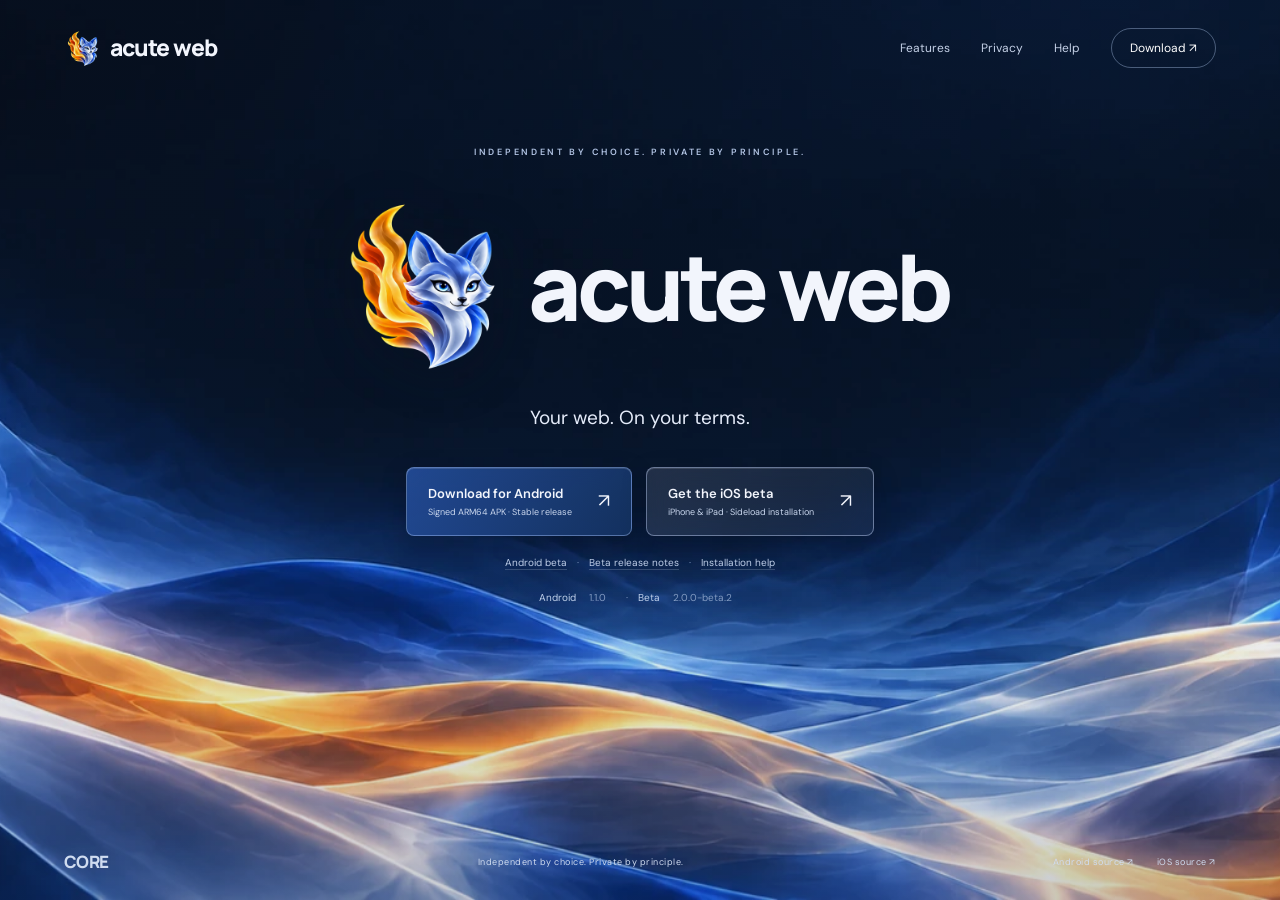
<file: docs/index.html>
<!doctype html><html lang="en"><head><meta charset="UTF-8"><meta name="viewport" content="width=device-width,initial-scale=1"><title>Acute Web — Your web. On your terms.</title><meta name="description" content="A privacy-focused independent browser by CORE. Download Acute Web for Android or explore the iPhone and iPad beta."><meta name="theme-color" content="#071121"><meta property="og:image" content="https://acute.iiankehn.com/assets/hero-background.webp"><meta property="og:title" content="Acute Web — Your web. On your terms."><meta property="og:description" content="A privacy-focused independent browser by CORE. Download Acute Web for Android or explore the iPhone and iPad beta."><link rel="canonical" href="https://acute.iiankehn.com/"><link rel="icon" type="image/webp" href="assets/catfox.webp"><link rel="stylesheet" href="styles.css?v=frosted-20261025"></head><body class="home"><a class="skip" href="#main">Skip to content</a><header><a class="brand" href="./" aria-label="Acute Web home"><img src="assets/catfox.webp" alt="" width="37" height="42"><span>acute web</span></a><nav aria-label="Main navigation"><a href="features.html">Features</a><a href="privacy.html">Privacy</a><a href="help.html">Help</a><a class="nav-download" href="./#downloads">Download ↗</a></nav></header><main class="home-main" id="main"><p class="eyebrow">INDEPENDENT BY CHOICE. PRIVATE BY PRINCIPLE.</p><div class="identity"><img src="assets/catfox.webp" width="178" height="198" fetchpriority="high" alt="Frosted silver-blue cat-fox with an amber flame tail"><h1>acute web</h1></div><p class="tagline">Your web. On your terms.</p><div class="home-actions"><section class="downloads" id="downloads" aria-label="Choose your platform"><a class="download-button" data-release-link="stable" href="https://github.com/iiankehn/acute-web-android/releases/download/v1.1.0/acute-web-1.1.0-arm64-v8a.apk"><span class="button-copy">Download for Android<small>Signed ARM64 APK · Stable release</small></span><span class="arrow" aria-hidden="true">↗</span></a><a class="download-button secondary" href="https://github.com/iiankehn/acute-web-ios/releases"><span class="button-copy">Get the iOS beta<small>iPhone &amp; iPad · Sideload installation</small></span><span class="arrow" aria-hidden="true">↗</span></a></section><p class="download-notes"><!-- beta-release:start --><a class="button button-secondary" data-release-link="beta" href="https://github.com/iiankehn/acute-web-android/releases/download/v2.0.0-beta.2/acute-web-2.0.0-beta.2-arm64-v8a.apk">Android beta</a><!-- beta-release:end --><span>·</span><!-- beta-notes:start --><a data-release-notes="beta" href="https://github.com/iiankehn/acute-web-android/releases/tag/v2.0.0-beta.2">Beta release notes</a><!-- beta-notes:end --><span>·</span><a href="help.html">Installation help</a></p><p class="download-notes release-versions">Android <span data-release-version="stable">1.1.0</span><span>·</span><!-- beta-meta:start -->Beta <span data-release-version="beta">2.0.0-beta.2</span><!-- beta-meta:end --><span hidden data-release-version="stable-short">1.1</span></p></div></main><footer class="home-footer"><a class="core" href="https://github.com/iiankehn" aria-label="CORE projects on GitHub">CORE</a><p>Independent by choice. Private by principle.</p><div><a href="https://github.com/iiankehn/acute-web-android">Android source ↗</a><a href="https://github.com/iiankehn/acute-web-ios">iOS source ↗</a></div></footer></body></html>
</file>
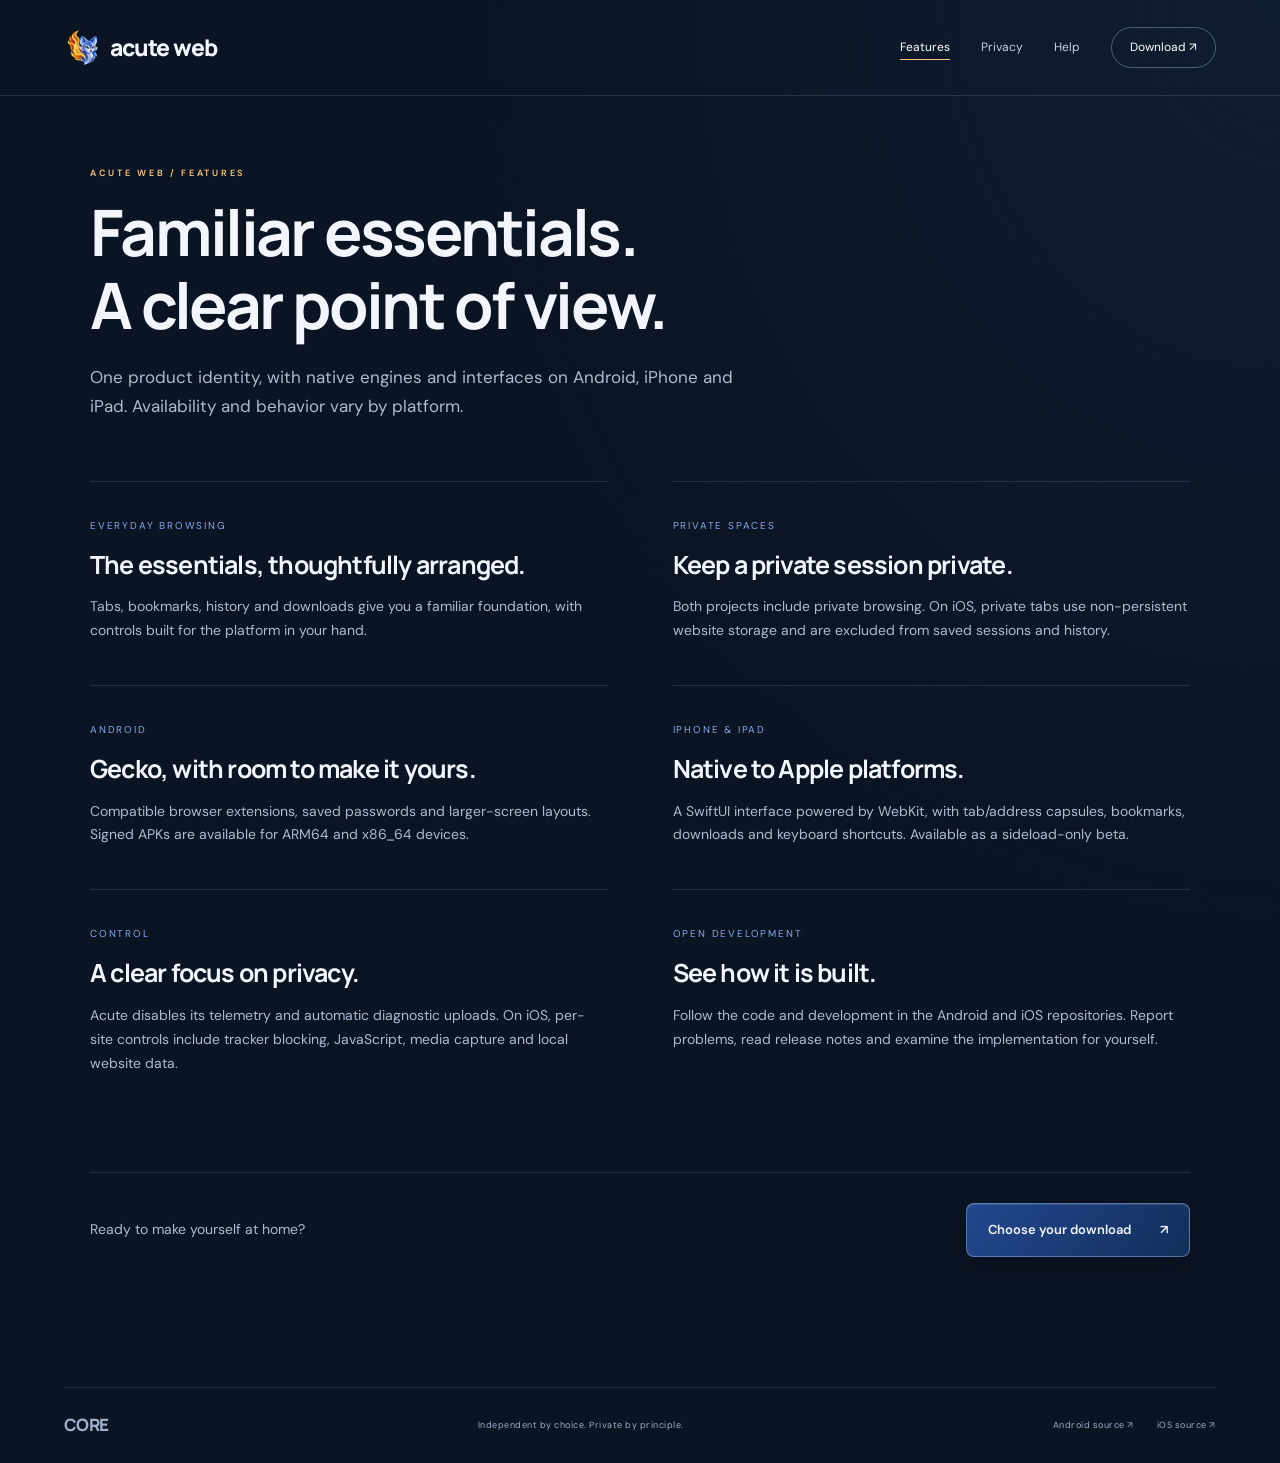
<file: docs/features.html>
<!doctype html><html lang="en"><head><meta charset="UTF-8"><meta name="viewport" content="width=device-width,initial-scale=1"><title>Features — Acute Web</title><meta name="description" content="One product identity, with native engines and interfaces on Android, iPhone and iPad. Availability and behavior vary by platform."><meta name="theme-color" content="#071121"><meta property="og:image" content="https://acute.iiankehn.com/assets/hero-background.webp"><meta property="og:title" content="Features — Acute Web"><meta property="og:description" content="One product identity, with native engines and interfaces on Android, iPhone and iPad. Availability and behavior vary by platform."><link rel="canonical" href="https://acute.iiankehn.com/features.html"><link rel="icon" type="image/webp" href="assets/catfox.webp"><link rel="stylesheet" href="styles.css?v=frosted-20261025"></head><body class="inner"><a class="skip" href="#main">Skip to content</a><header><a class="brand" href="./" aria-label="Acute Web home"><img src="assets/catfox.webp" alt="" width="37" height="42"><span>acute web</span></a><nav aria-label="Main navigation"><a href="features.html" aria-current="page">Features</a><a href="privacy.html">Privacy</a><a href="help.html">Help</a><a class="nav-download" href="./#downloads">Download ↗</a></nav></header><main class="page" id="main"><p class="eyebrow">ACUTE WEB / FEATURES</p><h1>Familiar essentials.<br>A clear point of view.</h1><p class="page-intro">One product identity, with native engines and interfaces on Android, iPhone and iPad. Availability and behavior vary by platform.</p><div class="feature-grid"><article class="feature"><span class="kicker">EVERYDAY BROWSING</span><h2>The essentials, thoughtfully arranged.</h2><p>Tabs, bookmarks, history and downloads give you a familiar foundation, with controls built for the platform in your hand.</p></article><article class="feature"><span class="kicker">PRIVATE SPACES</span><h2>Keep a private session private.</h2><p>Both projects include private browsing. On iOS, private tabs use non-persistent website storage and are excluded from saved sessions and history.</p></article><article class="feature"><span class="kicker">ANDROID</span><h2>Gecko, with room to make it yours.</h2><p>Compatible browser extensions, saved passwords and larger-screen layouts. Signed APKs are available for ARM64 and x86_64 devices.</p></article><article class="feature"><span class="kicker">IPHONE &amp; IPAD</span><h2>Native to Apple platforms.</h2><p>A SwiftUI interface powered by WebKit, with tab/address capsules, bookmarks, downloads and keyboard shortcuts. Available as a sideload-only beta.</p></article><article class="feature"><span class="kicker">CONTROL</span><h2>A clear focus on privacy.</h2><p>Acute disables its telemetry and automatic diagnostic uploads. On iOS, per-site controls include tracker blocking, JavaScript, media capture and local website data.</p></article><article class="feature"><span class="kicker">OPEN DEVELOPMENT</span><h2>See how it is built.</h2><p>Follow the code and development in the Android and iOS repositories. Report problems, read release notes and examine the implementation for yourself.</p></article></div><div class="page-callout"><p>Ready to make yourself at home?</p><a class="download-button" href="./#downloads">Choose your download <span aria-hidden="true">↗</span></a></div></main><footer class="home-footer"><a class="core" href="https://github.com/iiankehn" aria-label="CORE projects on GitHub">CORE</a><p>Independent by choice. Private by principle.</p><div><a href="https://github.com/iiankehn/acute-web-android">Android source ↗</a><a href="https://github.com/iiankehn/acute-web-ios">iOS source ↗</a></div></footer></body></html>
</file>
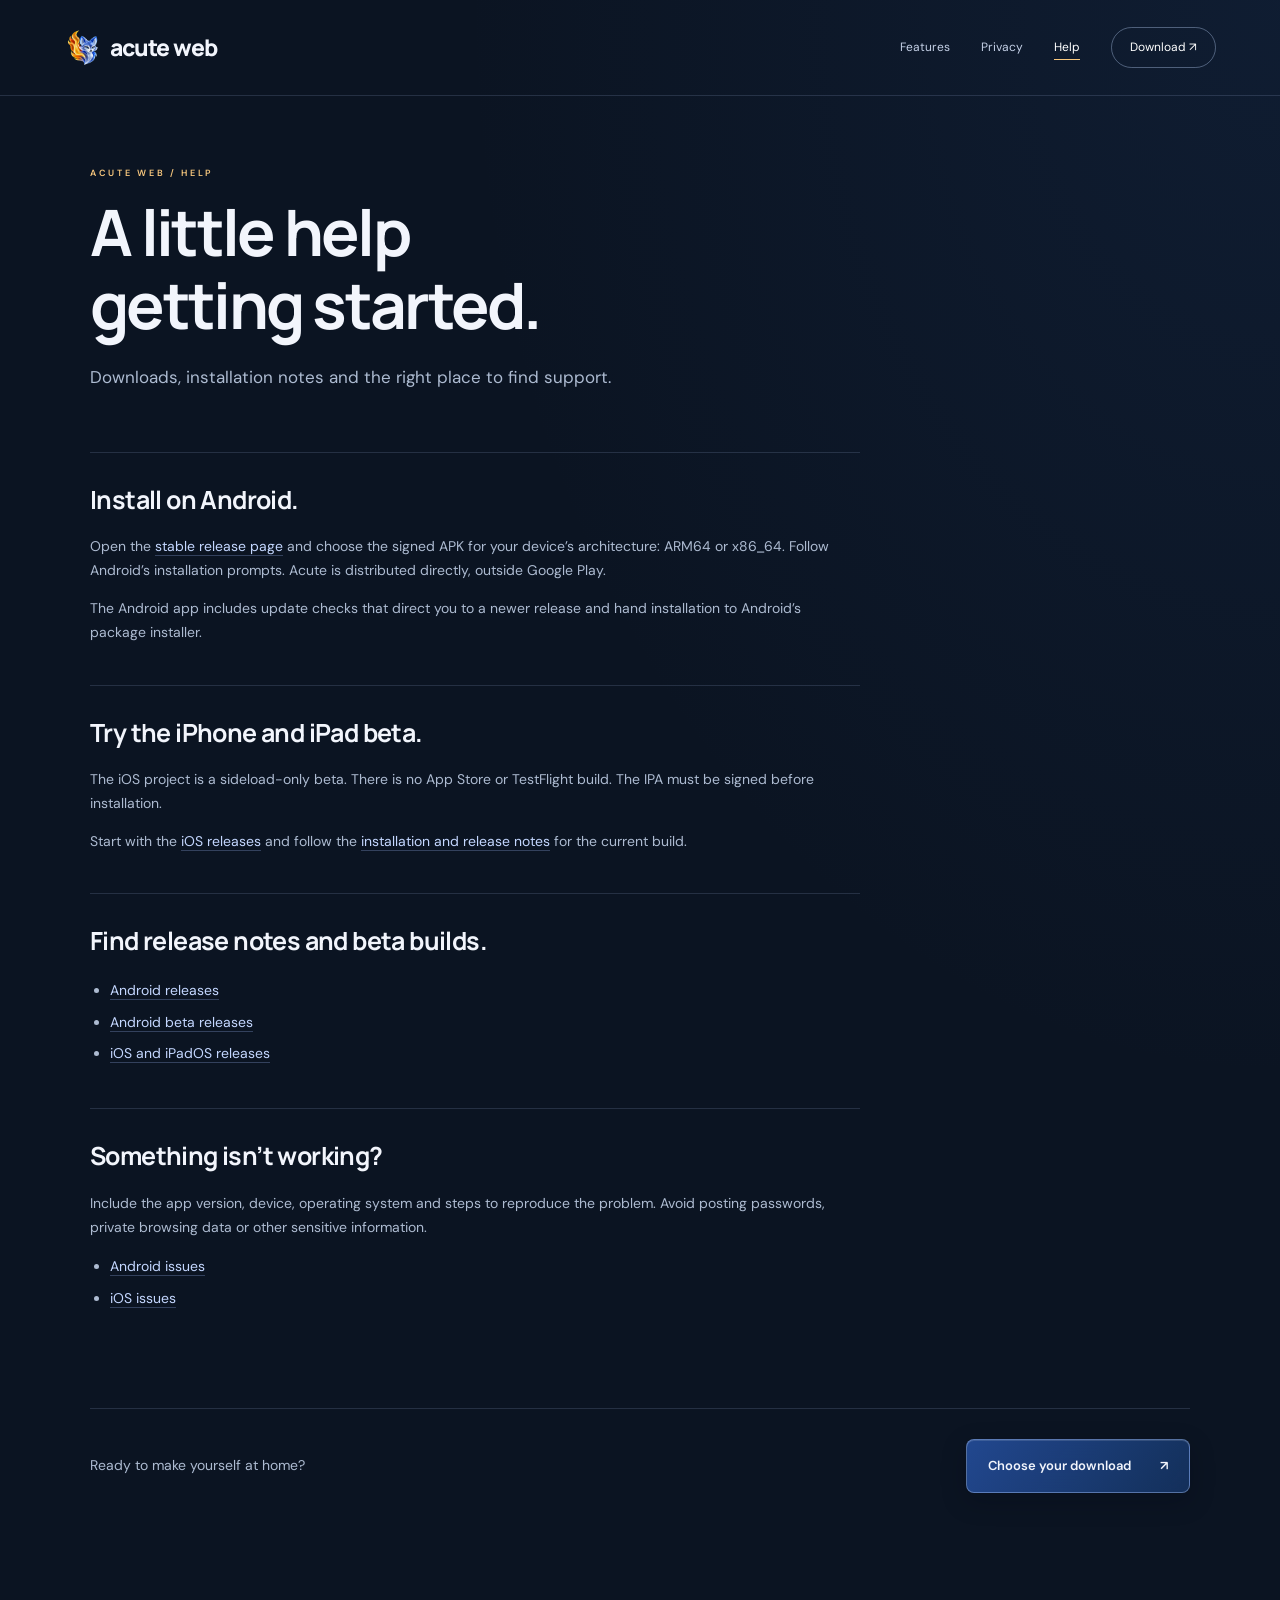
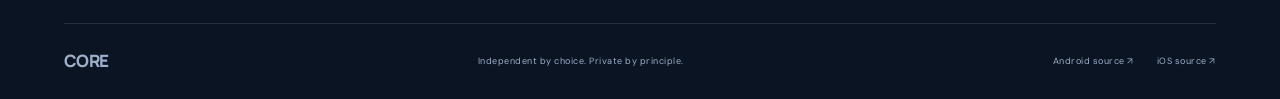
<file: docs/help.html>
<!doctype html><html lang="en"><head><meta charset="UTF-8"><meta name="viewport" content="width=device-width,initial-scale=1"><title>Help — Acute Web</title><meta name="description" content="Downloads, installation notes and the right place to find support."><meta name="theme-color" content="#071121"><meta property="og:image" content="https://acute.iiankehn.com/assets/hero-background.webp"><meta property="og:title" content="Help — Acute Web"><meta property="og:description" content="Downloads, installation notes and the right place to find support."><link rel="canonical" href="https://acute.iiankehn.com/help.html"><link rel="icon" type="image/webp" href="assets/catfox.webp"><link rel="stylesheet" href="styles.css?v=frosted-20261025"></head><body class="inner"><a class="skip" href="#main">Skip to content</a><header><a class="brand" href="./" aria-label="Acute Web home"><img src="assets/catfox.webp" alt="" width="37" height="42"><span>acute web</span></a><nav aria-label="Main navigation"><a href="features.html">Features</a><a href="privacy.html">Privacy</a><a href="help.html" aria-current="page">Help</a><a class="nav-download" href="./#downloads">Download ↗</a></nav></header><main class="page" id="main"><p class="eyebrow">ACUTE WEB / HELP</p><h1>A little help<br>getting started.</h1><p class="page-intro">Downloads, installation notes and the right place to find support.</p><div class="prose"><section><h2>Install on Android.</h2><p>Open the <a href="https://github.com/iiankehn/acute-web-android/releases/latest">stable release page</a> and choose the signed APK for your device’s architecture: ARM64 or x86_64. Follow Android’s installation prompts. Acute is distributed directly, outside Google Play.</p><p>The Android app includes update checks that direct you to a newer release and hand installation to Android’s package installer.</p></section><section><h2>Try the iPhone and iPad beta.</h2><p>The iOS project is a sideload-only beta. There is no App Store or TestFlight build. The IPA must be signed before installation.</p><p>Start with the <a href="https://github.com/iiankehn/acute-web-ios/releases">iOS releases</a> and follow the <a href="https://github.com/iiankehn/acute-web-ios/blob/main/RELEASE-NOTES.md">installation and release notes</a> for the current build.</p></section><section><h2>Find release notes and beta builds.</h2><ul><li><a href="https://github.com/iiankehn/acute-web-android/releases">Android releases</a></li><li><a href="https://github.com/iiankehn/acute-web-android/releases?q=prerelease%3Atrue">Android beta releases</a></li><li><a href="https://github.com/iiankehn/acute-web-ios/releases">iOS and iPadOS releases</a></li></ul></section><section><h2>Something isn’t working?</h2><p>Include the app version, device, operating system and steps to reproduce the problem. Avoid posting passwords, private browsing data or other sensitive information.</p><ul><li><a href="https://github.com/iiankehn/acute-web-android/issues">Android issues</a></li><li><a href="https://github.com/iiankehn/acute-web-ios/issues">iOS issues</a></li></ul></section></div><div class="page-callout"><p>Ready to make yourself at home?</p><a class="download-button" href="./#downloads">Choose your download <span aria-hidden="true">↗</span></a></div></main><footer class="home-footer"><a class="core" href="https://github.com/iiankehn" aria-label="CORE projects on GitHub">CORE</a><p>Independent by choice. Private by principle.</p><div><a href="https://github.com/iiankehn/acute-web-android">Android source ↗</a><a href="https://github.com/iiankehn/acute-web-ios">iOS source ↗</a></div></footer></body></html>
</file>
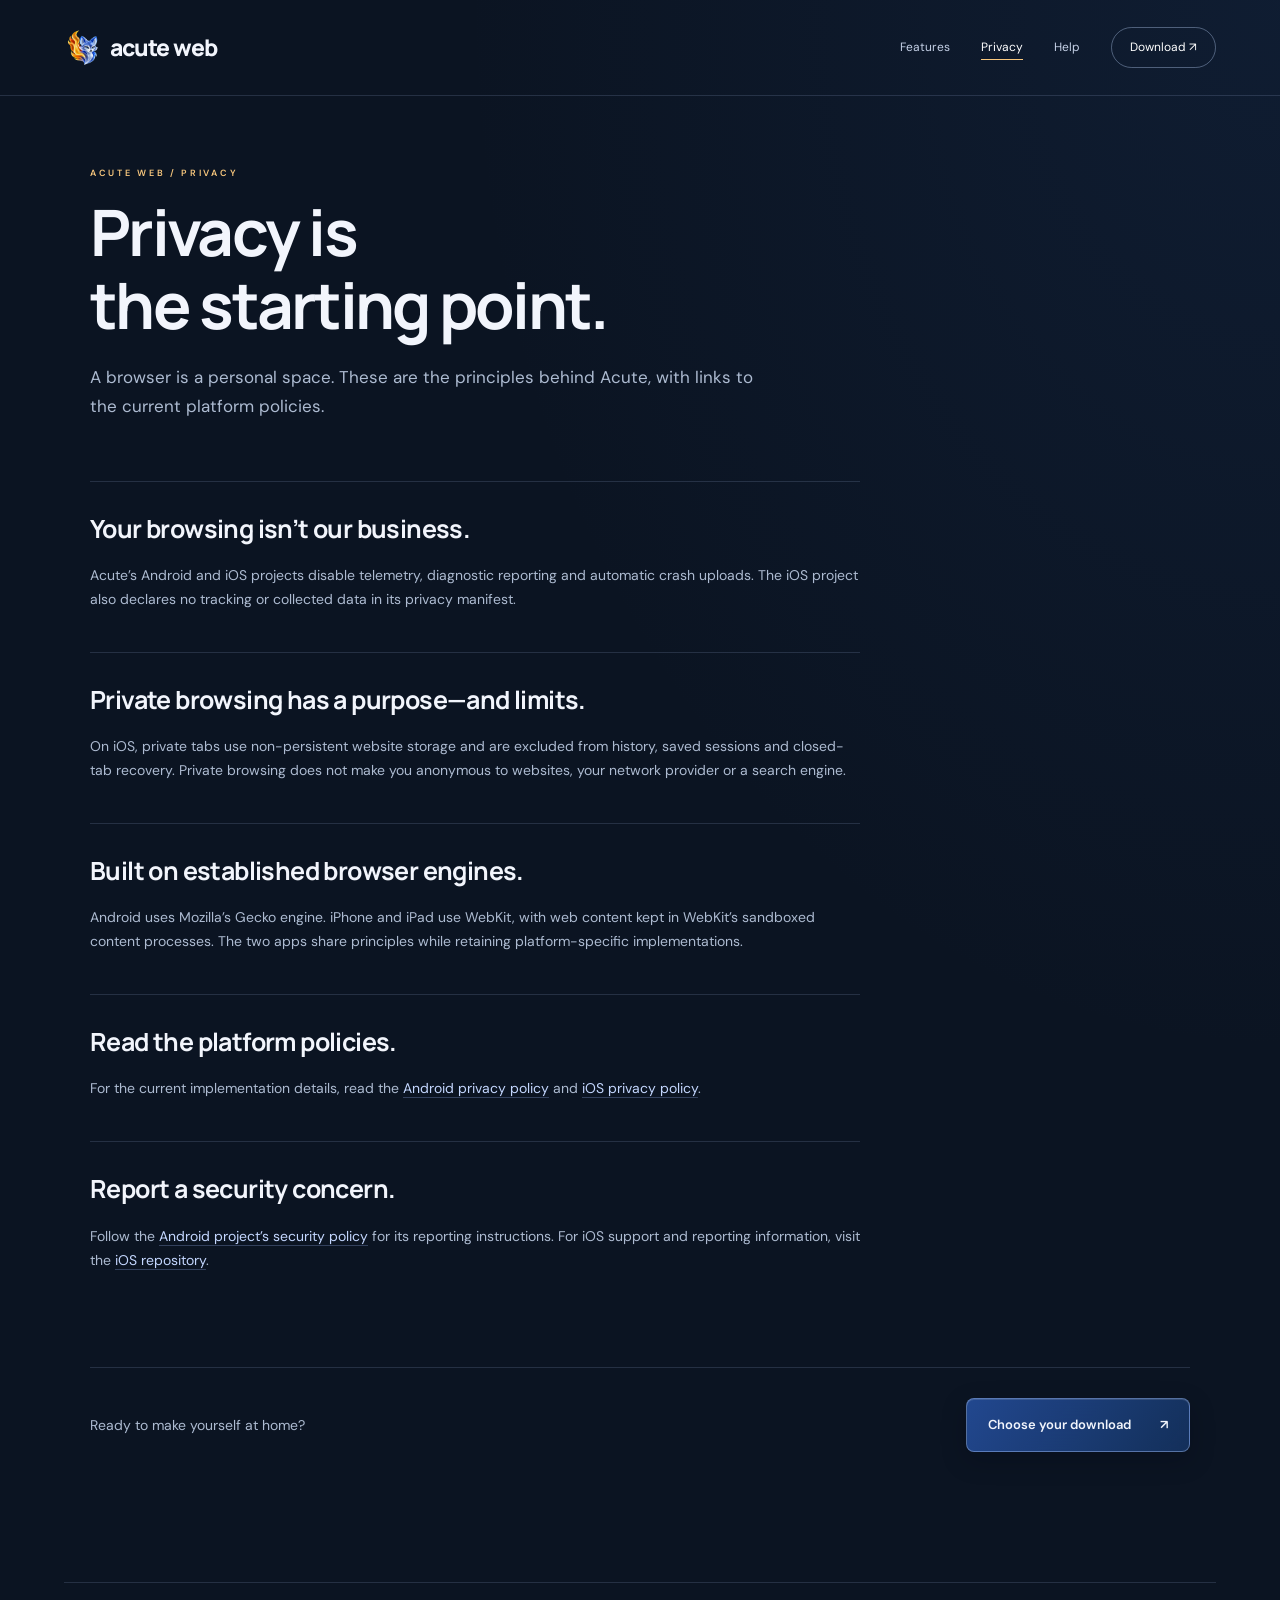
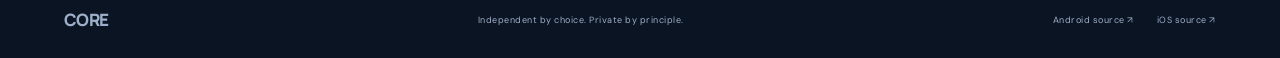
<file: docs/privacy.html>
<!doctype html><html lang="en"><head><meta charset="UTF-8"><meta name="viewport" content="width=device-width,initial-scale=1"><title>Privacy — Acute Web</title><meta name="description" content="A browser is a personal space. These are the principles behind Acute, with links to the current platform policies."><meta name="theme-color" content="#071121"><meta property="og:image" content="https://acute.iiankehn.com/assets/hero-background.webp"><meta property="og:title" content="Privacy — Acute Web"><meta property="og:description" content="A browser is a personal space. These are the principles behind Acute, with links to the current platform policies."><link rel="canonical" href="https://acute.iiankehn.com/privacy.html"><link rel="icon" type="image/webp" href="assets/catfox.webp"><link rel="stylesheet" href="styles.css?v=frosted-20261025"></head><body class="inner"><a class="skip" href="#main">Skip to content</a><header><a class="brand" href="./" aria-label="Acute Web home"><img src="assets/catfox.webp" alt="" width="37" height="42"><span>acute web</span></a><nav aria-label="Main navigation"><a href="features.html">Features</a><a href="privacy.html" aria-current="page">Privacy</a><a href="help.html">Help</a><a class="nav-download" href="./#downloads">Download ↗</a></nav></header><main class="page" id="main"><p class="eyebrow">ACUTE WEB / PRIVACY</p><h1>Privacy is<br>the starting point.</h1><p class="page-intro">A browser is a personal space. These are the principles behind Acute, with links to the current platform policies.</p><div class="prose"><section><h2>Your browsing isn’t our business.</h2><p>Acute’s Android and iOS projects disable telemetry, diagnostic reporting and automatic crash uploads. The iOS project also declares no tracking or collected data in its privacy manifest.</p></section><section><h2>Private browsing has a purpose—and limits.</h2><p>On iOS, private tabs use non-persistent website storage and are excluded from history, saved sessions and closed-tab recovery. Private browsing does not make you anonymous to websites, your network provider or a search engine.</p></section><section><h2>Built on established browser engines.</h2><p>Android uses Mozilla’s Gecko engine. iPhone and iPad use WebKit, with web content kept in WebKit’s sandboxed content processes. The two apps share principles while retaining platform-specific implementations.</p></section><section><h2>Read the platform policies.</h2><p>For the current implementation details, read the <a href="https://github.com/iiankehn/acute-web-android/blob/main/docs/PRIVACY.md">Android privacy policy</a> and <a href="https://github.com/iiankehn/acute-web-ios/blob/main/PRIVACY.md">iOS privacy policy</a>.</p></section><section><h2>Report a security concern.</h2><p>Follow the <a href="https://github.com/iiankehn/acute-web-android/blob/main/SECURITY.md">Android project’s security policy</a> for its reporting instructions. For iOS support and reporting information, visit the <a href="https://github.com/iiankehn/acute-web-ios">iOS repository</a>.</p></section></div><div class="page-callout"><p>Ready to make yourself at home?</p><a class="download-button" href="./#downloads">Choose your download <span aria-hidden="true">↗</span></a></div></main><footer class="home-footer"><a class="core" href="https://github.com/iiankehn" aria-label="CORE projects on GitHub">CORE</a><p>Independent by choice. Private by principle.</p><div><a href="https://github.com/iiankehn/acute-web-android">Android source ↗</a><a href="https://github.com/iiankehn/acute-web-ios">iOS source ↗</a></div></footer></body></html>
</file>
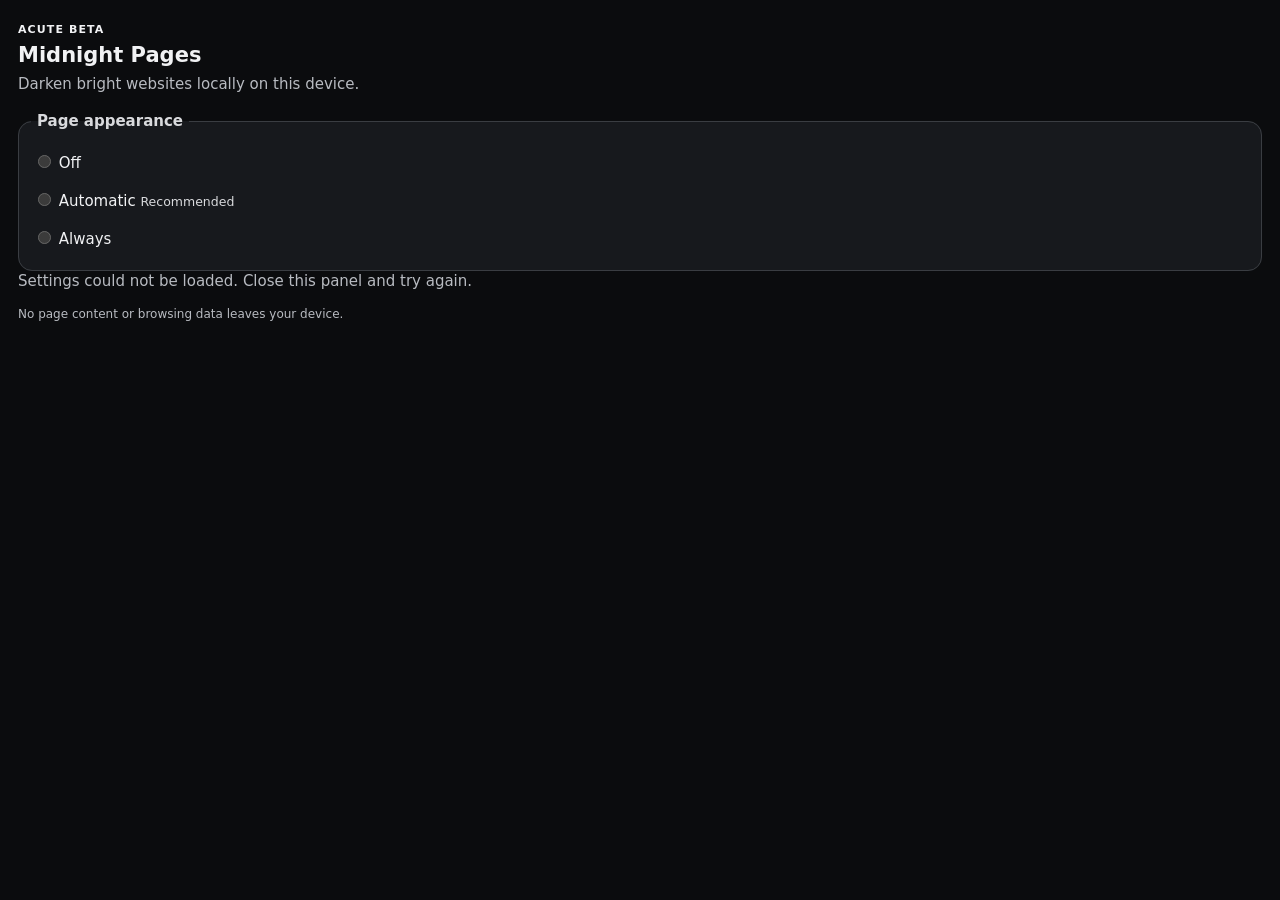
<file: overlay/assets/extensions/acute-midnight/popup.html>
<!doctype html>
<html lang="en">
  <head>
    <meta charset="utf-8">
    <meta name="viewport" content="width=device-width, initial-scale=1">
    <title>Midnight Pages</title>
    <link rel="stylesheet" href="popup.css">
  </head>
  <body>
    <main>
      <header>
        <span class="eyebrow">ACUTE BETA</span>
        <h1>Midnight Pages</h1>
        <p>Darken bright websites locally on this device.</p>
      </header>
      <fieldset disabled>
        <legend>Page appearance</legend>
        <label><input type="radio" name="mode" value="off"> Off</label>
        <label><input type="radio" name="mode" value="automatic"> Automatic <small>Recommended</small></label>
        <label><input type="radio" name="mode" value="always"> Always</label>
      </fieldset>
      <section id="site-controls" hidden>
        <span class="section-label">Current website</span>
        <strong id="site-name"></strong>
        <label class="switch-row">
          <input id="site-enabled" type="checkbox" disabled>
          Use Midnight Pages here
        </label>
      </section>
      <p id="status" role="status" aria-live="polite"></p>
      <p class="privacy">No page content or browsing data leaves your device.</p>
    </main>
    <script src="popup.js"></script>
  </body>
</html>
</file>
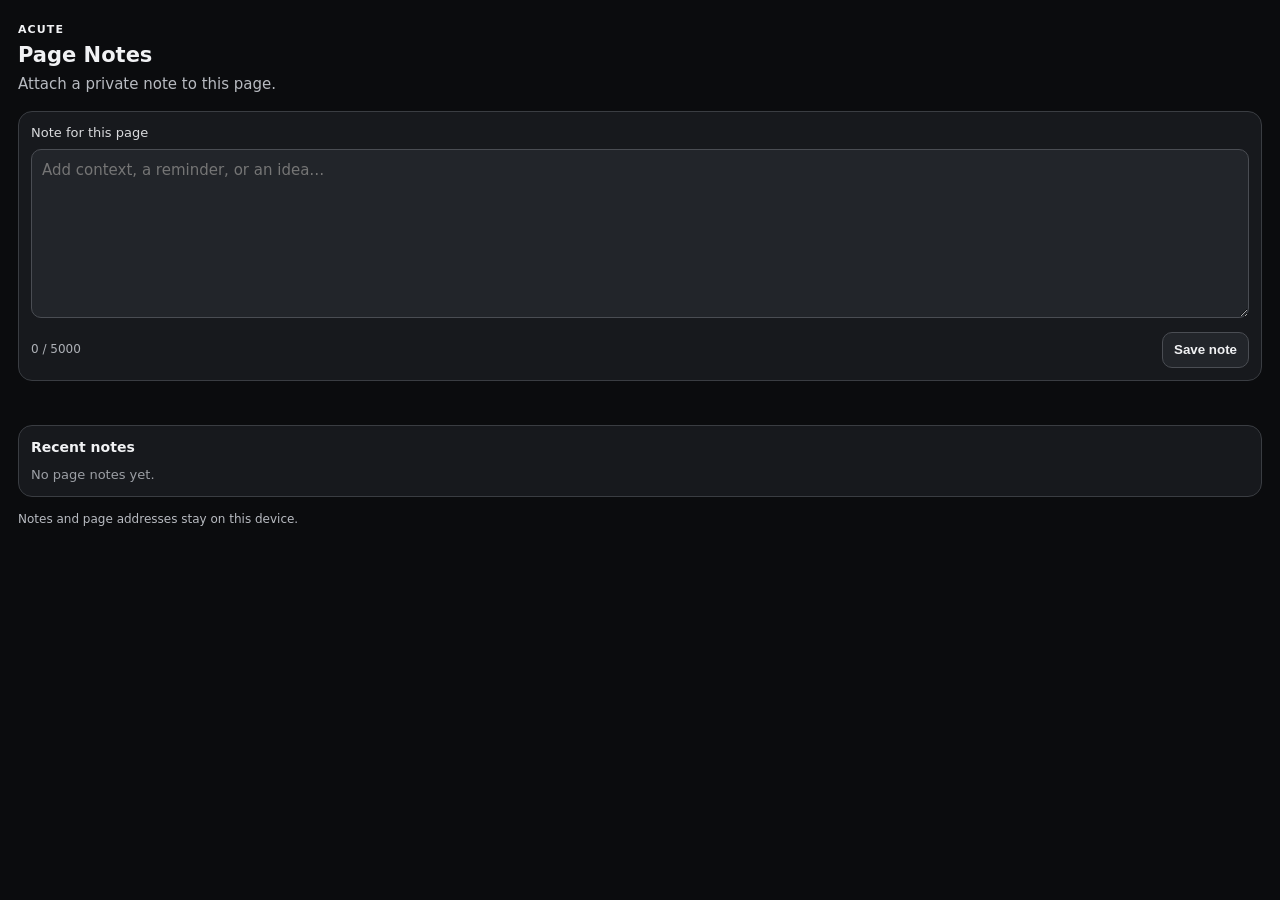
<file: overlay/assets/extensions/acute-notes/popup.html>
<!doctype html>
<html lang="en">
  <head>
    <meta charset="utf-8">
    <meta name="viewport" content="width=device-width, initial-scale=1">
    <title>Page Notes</title>
    <link rel="stylesheet" href="popup.css">
  </head>
  <body>
    <main>
      <header>
        <span class="eyebrow">ACUTE</span>
        <h1>Page Notes</h1>
        <p id="page-title">Attach a private note to this page.</p>
      </header>
      <form id="note-form">
        <label for="note">Note for this page</label>
        <textarea id="note" maxlength="5000" rows="7" placeholder="Add context, a reminder, or an idea…"></textarea>
        <div class="form-actions">
          <span id="count">0 / 5000</span>
          <button type="submit">Save note</button>
        </div>
      </form>
      <p id="status" role="status" aria-live="polite"></p>
      <section aria-labelledby="recent-heading">
        <h2 id="recent-heading">Recent notes</h2>
        <div id="empty-state">No page notes yet.</div>
        <ul id="notes"></ul>
      </section>
      <p class="privacy">Notes and page addresses stay on this device.</p>
    </main>
    <script src="popup.js"></script>
  </body>
</html>
</file>
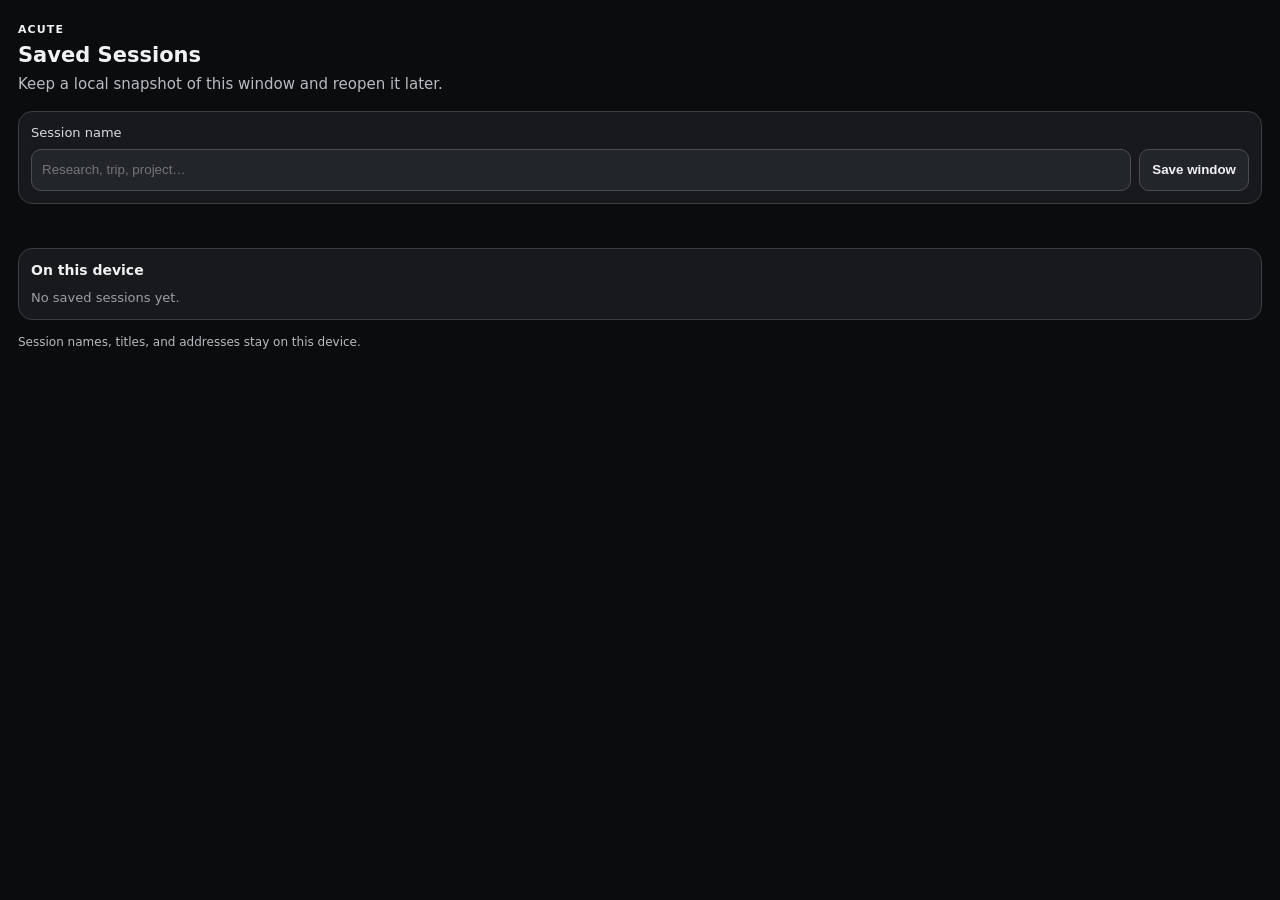
<file: overlay/assets/extensions/acute-sessions/popup.html>
<!doctype html>
<html lang="en">
  <head>
    <meta charset="utf-8">
    <meta name="viewport" content="width=device-width, initial-scale=1">
    <title>Saved Sessions</title>
    <link rel="stylesheet" href="popup.css">
  </head>
  <body>
    <main>
      <header>
        <span class="eyebrow">ACUTE</span>
        <h1>Saved Sessions</h1>
        <p>Keep a local snapshot of this window and reopen it later.</p>
      </header>
      <form id="save-form">
        <label for="session-name">Session name</label>
        <div class="save-row">
          <input id="session-name" maxlength="60" placeholder="Research, trip, project…">
          <button type="submit">Save window</button>
        </div>
      </form>
      <p id="status" role="status" aria-live="polite"></p>
      <section aria-labelledby="saved-heading">
        <h2 id="saved-heading">On this device</h2>
        <div id="empty-state">No saved sessions yet.</div>
        <ul id="sessions"></ul>
      </section>
      <p class="privacy">Session names, titles, and addresses stay on this device.</p>
    </main>
    <script src="popup.js"></script>
  </body>
</html>
</file>
<file: docs/styles.css>
@import url('https://fonts.googleapis.com/css2?family=DM+Sans:wght@400;500;600;700&family=Manrope:wght@500;600;700;800&display=swap');
:root{color-scheme:dark;--bg:#071121;--ink:#f2f5fc;--muted:#adbbd1;--line:#b8cfff26;--amber:#f8c77d}*{box-sizing:border-box}body{margin:0;background:var(--bg);color:var(--ink);font:16px/1.7 'DM Sans',system-ui,sans-serif}a{color:inherit;text-decoration:none}a:focus-visible{outline:2px solid var(--amber);outline-offset:7px}::selection{background:#325fd0}.skip{position:fixed;top:-80px;background:white;color:#111;padding:8px 18px;z-index:10}.skip:focus{top:8px}header{position:relative;z-index:3;max-width:1540px;margin:auto;height:96px;padding:0 5%;display:flex;align-items:center;justify-content:space-between}.brand{display:flex;align-items:center;gap:9px;font-family:Manrope,sans-serif;font-weight:800;font-size:23px;letter-spacing:-1px}.brand img{width:37px;height:42px;object-fit:contain}nav{display:flex;align-items:center;gap:31px;font-size:12px;color:#c5d1e7}nav a:hover,nav a[aria-current=page]{color:white}nav a[aria-current=page]{text-decoration:underline;text-underline-offset:8px;text-decoration-color:var(--amber)}.nav-download{padding:9px 18px;border:1px solid #bfd7ff5c;border-radius:50px;color:white}.home{position:relative;isolation:isolate;min-height:100svh;display:flex;flex-direction:column;overflow:hidden;background:#071121}.home:before{content:'';position:absolute;inset:0;background:url('assets/hero-background.webp') center bottom/cover no-repeat;z-index:-2}.home:after{content:'';position:absolute;inset:0;background:linear-gradient(180deg,#07112150,transparent 55%,#06102035);z-index:-1}.home header{width:100%}.home-main{width:100%;flex:1;display:flex;flex-direction:column;align-items:center;justify-content:center;padding:40px 24px 210px;text-align:center}.eyebrow{font-size:9px;font-weight:600;letter-spacing:2.7px;color:#b2c4e4;margin:0 0 27px}.identity{display:flex;align-items:center;justify-content:center;gap:18px;margin:0 0 15px}.identity img{width:178px;height:198px;object-fit:contain;filter:drop-shadow(0 8px 25px #07112160)}h1,h2{font-family:Manrope,sans-serif}.identity h1{font-size:clamp(60px,7.2vw,100px);font-weight:800;line-height:1.1;letter-spacing:-5px;margin:0}.tagline{font-size:19px;color:#e5ecfa;margin:2px 0 32px}.downloads{display:flex;justify-content:center;gap:14px;flex-wrap:wrap}.download-button{min-width:224px;display:flex;align-items:center;justify-content:space-between;gap:26px;padding:15px 21px;border:1px solid #b0cbff68;border-radius:8px;font-size:13px;font-weight:600;background:linear-gradient(125deg,#254f9ee0,#163667d0);box-shadow:inset 0 1px #ffffff20,0 8px 25px #02081440;backdrop-filter:blur(18px);transition:background .2s,transform .2s}.download-button:hover{transform:translateY(-2px);background:#3664b5}.download-button.secondary{background:linear-gradient(125deg,#dae6ff20,#b7cfff13);border-color:#cadbff70}.download-button.secondary:hover{background:#b7cfff35}.button-copy{text-align:left}.button-copy small{display:block;font-size:9px;line-height:1.7;color:#c9d6ed;font-weight:400}.arrow{font-size:19px;font-weight:400}.download-notes{font-size:10px;color:#c1d1eb;margin:18px 0 0}.download-notes a{border-bottom:1px solid #aebed740}.download-notes span{padding:0 10px;color:#839bc2}.home-footer{position:relative;z-index:2;display:flex;align-items:center;justify-content:space-between;width:90%;max-width:1390px;margin:0 auto;padding:23px 0;font-size:9px;letter-spacing:.5px;color:#d0dcf0}.core{font-family:Manrope,sans-serif;font-size:17px;font-weight:800;letter-spacing:-.7px}.home-footer div{display:flex;gap:23px}.home-footer a:hover{color:var(--amber)}.home-footer p{margin:0}.inner{background:radial-gradient(ellipse at 100% 0,#254a8429,transparent 45%),#0b1422}.inner header{border-bottom:1px solid var(--line)}.page{max-width:1100px;width:88%;margin:70px auto 100px}.page .eyebrow{color:var(--amber);margin-bottom:15px}.page h1{font-size:clamp(42px,5vw,64px);line-height:1.13;letter-spacing:-2.7px;font-weight:700;margin:0 0 22px}.page-intro{max-width:670px;font-size:17px;color:var(--muted);margin-bottom:60px}.feature-grid{display:grid;grid-template-columns:1fr 1fr;gap:0 65px}.feature{padding:28px 0;border-top:1px solid var(--line)}.kicker{font-size:10px;letter-spacing:1.8px;color:#86a9ec}.feature h2{font-size:25px;letter-spacing:-.8px;line-height:1.3;margin:12px 0}.feature p,.prose p,.prose li{color:var(--muted);font-size:14px}.prose a{color:#c4d7ff;border-bottom:1px solid #a1baff44}.page-callout{margin-top:55px;padding:30px 0;border-top:1px solid var(--line);display:flex;align-items:center;justify-content:space-between;gap:30px}.page-callout p{color:var(--muted);font-size:14px;margin:0}.prose{max-width:770px}.prose section{border-top:1px solid var(--line);padding:26px 0}.prose h2{font-size:25px;letter-spacing:-.6px;margin:0 0 12px}.prose ul{padding-left:20px}.prose li{margin:8px 0}.inner .home-footer{border-top:1px solid var(--line);color:#9eafca}@media(max-width:800px){header{height:82px}nav{gap:20px}.identity img{width:145px;height:165px}.identity h1{font-size:74px;letter-spacing:-4px}.eyebrow{font-size:8px;letter-spacing:2px}.tagline{font-size:17px}.feature-grid{gap:0 35px}.home:before{background-size:auto 100%;background-position:center bottom}}@media(max-width:560px){header{height:76px;padding:0 6%}.brand{font-size:20px}.brand img{width:29px;height:34px}nav{gap:17px;font-size:11px}.nav-download{display:none}.home-main{justify-content:flex-start;padding:45px 22px 160px}.home:before{background-size:auto 88%;background-position:49% bottom}.home:after{background:linear-gradient(180deg,#07112120,transparent 65%,#06102070)}.identity{gap:9px;margin:0 0 23px}.identity img{width:91px;height:118px}.identity h1{font-size:49px;letter-spacing:-2.7px}.eyebrow{font-size:6px;letter-spacing:1.8px;margin-bottom:25px}.tagline{font-size:15px;max-width:270px;margin:0 0 28px}.downloads{width:100%;max-width:340px;flex-direction:column;gap:11px}.download-button{width:100%;min-width:0;padding:13px 18px}.download-notes{font-size:9px;line-height:2}.download-notes span{padding:0 5px}.home-footer{padding:18px 0;flex-wrap:wrap;row-gap:10px;font-size:8px}.home-footer p{display:none}.home-footer div{gap:16px}.core{font-size:15px}.page{margin:45px auto 65px}.page h1{font-size:44px;letter-spacing:-2px}.page-intro{font-size:15px;margin-bottom:35px}.feature-grid{grid-template-columns:1fr}.feature h2{font-size:24px}.page-callout{align-items:flex-start;flex-direction:column}.page-callout .download-button{max-width:320px}.prose h2{font-size:23px}}@media(max-width:370px){nav{gap:12px;font-size:10px}.identity img{width:75px;height:100px}.identity h1{font-size:43px}}@media(prefers-reduced-motion:reduce){.download-button{transition:none}.download-button:hover{transform:none}}
</file>
<file: overlay/assets/extensions/acute-midnight/popup.css>
:root {
  color-scheme: dark;
  font: 15px/1.4 system-ui, sans-serif;
  background: #0b0c0e;
  color: #f1f2f4;
}
body { margin: 0; min-width: 280px; }
main { padding: 18px; }
h1 { margin: 2px 0 4px; font-size: 21px; }
p { margin: 0; color: #b8bbc1; }
.eyebrow, .section-label { color: #f1f2f4; font-size: 11px; font-weight: 700; letter-spacing: .1em; }
fieldset, section {
  margin: 16px 0 0;
  padding: 12px;
  border: 1px solid #3a3d42;
  border-radius: 14px;
  background: #17191d;
}
legend { padding: 0 6px; color: #d9dadd; font-weight: 650; }
fieldset label { display: block; padding: 8px 2px; }
input { accent-color: #f1f2f4; }
small { color: #d9dadd; }
#site-name { display: block; overflow: hidden; margin: 3px 0 9px; text-overflow: ellipsis; }
.switch-row { display: flex; gap: 8px; align-items: center; margin-top: 12px; }
.select-row { display: grid; gap: 5px; margin-top: 10px; color: #d9dadd; }
select {
  width: 100%;
  padding: 9px 10px;
  border: 1px solid #4a4d53;
  border-radius: 10px;
  background: #22252a;
  color: #f1f2f4;
}
.privacy { margin-top: 14px; font-size: 12px; }
</file>
<file: overlay/assets/extensions/acute-notes/popup.css>
:root {
  color-scheme: dark;
  font: 15px/1.4 system-ui, sans-serif;
  background: #0b0c0e;
  color: #f1f2f4;
}
body { margin: 0; min-width: 340px; }
main { padding: 18px; }
h1 { margin: 2px 0 4px; font-size: 21px; }
h2 { margin: 0 0 9px; font-size: 14px; }
p { margin: 0; color: #b8bbc1; }
.eyebrow { color: #f1f2f4; font-size: 11px; font-weight: 700; letter-spacing: .1em; }
form, section {
  margin-top: 16px;
  padding: 12px;
  border: 1px solid #3a3d42;
  border-radius: 14px;
  background: #17191d;
}
label { display: block; margin-bottom: 6px; color: #d9dadd; font-size: 13px; }
textarea, button {
  border: 1px solid #4a4d53;
  border-radius: 10px;
  background: #22252a;
  color: #f1f2f4;
}
textarea { box-sizing: border-box; width: 100%; padding: 10px; resize: vertical; font: inherit; }
button { min-height: 36px; padding: 0 11px; font-weight: 650; cursor: pointer; }
button:hover, button:focus-visible { background: #30343a; }
.form-actions { display: flex; justify-content: space-between; align-items: center; margin-top: 8px; }
#count, #status { color: #aeb1b7; font-size: 12px; }
#status { min-height: 20px; margin-top: 8px; }
#empty-state { color: #9c9fa5; font-size: 13px; }
ul { display: grid; gap: 8px; margin: 0; padding: 0; list-style: none; }
.saved-note {
  display: grid;
  grid-template-columns: minmax(0, 1fr) auto;
  gap: 8px;
  align-items: center;
  padding: 9px;
  border-radius: 10px;
  background: #22252a;
}
.saved-note strong, .saved-note small { display: block; overflow: hidden; text-overflow: ellipsis; white-space: nowrap; }
.saved-note small { color: #aeb1b7; }
.actions { display: flex; gap: 5px; }
.actions button { min-height: 32px; padding: 0 8px; font-size: 12px; }
.actions .delete { color: #ffc9c9; }
.privacy { margin-top: 14px; font-size: 12px; }
</file>
<file: overlay/assets/extensions/acute-sessions/popup.css>
:root {
  color-scheme: dark;
  font: 15px/1.4 system-ui, sans-serif;
  background: #0b0c0e;
  color: #f1f2f4;
}
body { margin: 0; min-width: 320px; }
main { padding: 18px; }
h1 { margin: 2px 0 4px; font-size: 21px; }
h2 { margin: 0 0 9px; font-size: 14px; }
p { margin: 0; color: #b8bbc1; }
.eyebrow { color: #f1f2f4; font-size: 11px; font-weight: 700; letter-spacing: .1em; }
form, section {
  margin-top: 16px;
  padding: 12px;
  border: 1px solid #3a3d42;
  border-radius: 14px;
  background: #17191d;
}
label { display: block; margin-bottom: 6px; color: #d9dadd; font-size: 13px; }
.save-row { display: grid; grid-template-columns: minmax(0, 1fr) auto; gap: 8px; }
input, button {
  min-height: 40px;
  border: 1px solid #4a4d53;
  border-radius: 10px;
  background: #22252a;
  color: #f1f2f4;
}
input { min-width: 0; padding: 0 10px; }
button { padding: 0 12px; font-weight: 650; cursor: pointer; }
button:hover, button:focus-visible { background: #30343a; }
#status { min-height: 20px; margin-top: 8px; font-size: 12px; }
#empty-state { color: #9c9fa5; font-size: 13px; }
ul { display: grid; gap: 8px; margin: 0; padding: 0; list-style: none; }
.session {
  display: grid;
  grid-template-columns: minmax(0, 1fr) auto;
  gap: 8px;
  align-items: center;
  padding: 9px;
  border-radius: 10px;
  background: #22252a;
}
.session strong, .session small { display: block; overflow: hidden; text-overflow: ellipsis; white-space: nowrap; }
.session small { color: #aeb1b7; }
.actions { display: flex; gap: 5px; }
.actions button { min-height: 34px; padding: 0 9px; font-size: 12px; }
.actions .delete { color: #ffc9c9; }
.privacy { margin-top: 14px; font-size: 12px; }
</file>
